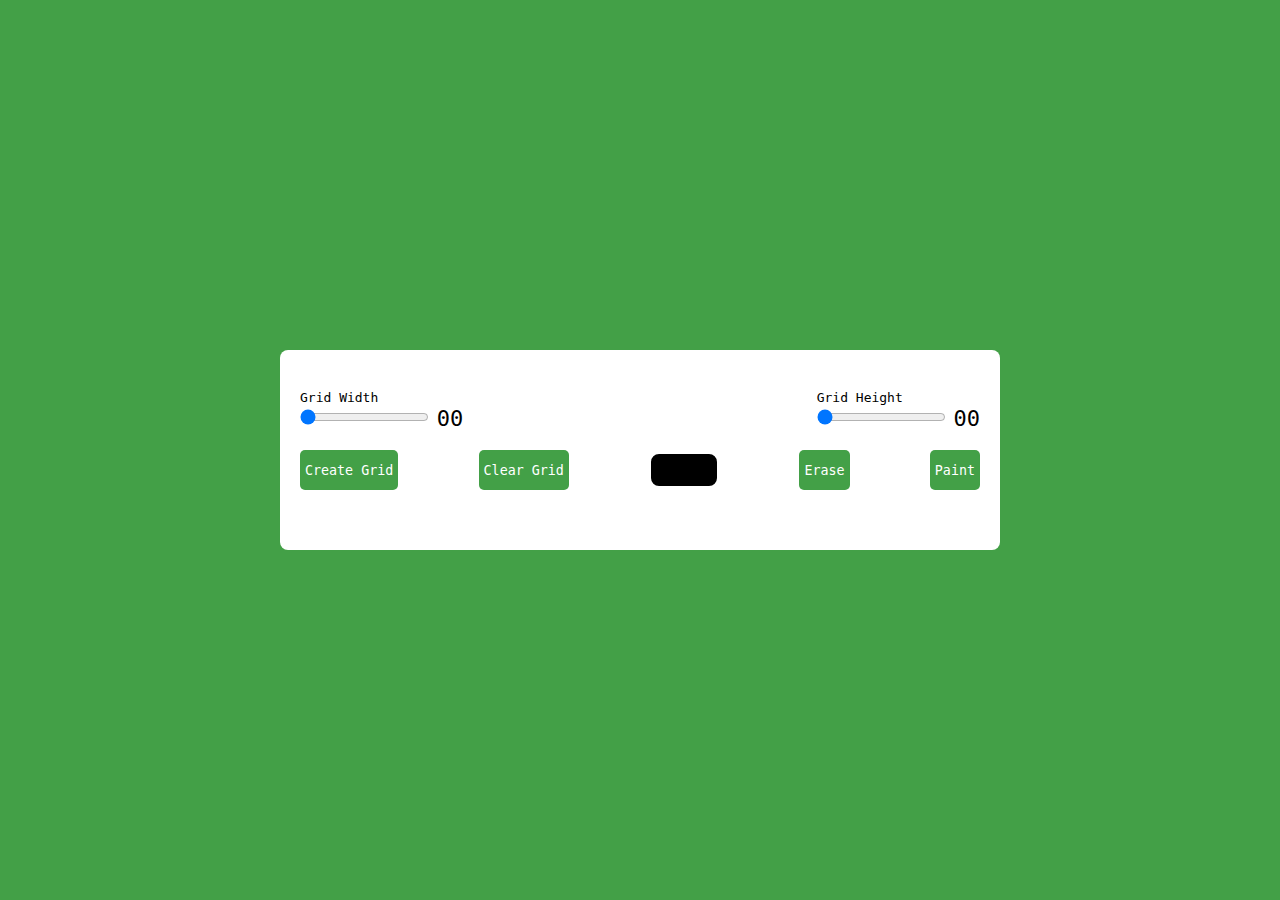
<file: Dia 1 - Pixel Art Generation/index.html>
<!DOCTYPE html>
<html lang="en">
<head>
    <meta charset="UTF-8">
    <meta name="viewport" content="width=device-width, initial-scale=1.0">
    <link rel="stylesheet" href="styles.css">
    <title>#1 Pixel Art Generator</title>
</head>
<body>

    <div class="wrapper">
        <div class="options">
            <div class="opt-wrapper">
                <div class="slider">
                    <label for="width-range">Grid Width</label>
                    <input type="range" id="width-range" min="1" max="35">
                    <span id="width-value">00</span>
                </div>

                <div class="slider">
                    <label for="height-range">Grid Height</label>
                    <input type="range" id="height-range" min="1" max="35">
                    <span id="height-value">00</span>
                </div>
            </div>

                <div class="opt-wrapper">
                    <button id="submit-grid">Create Grid</button>
                    <button id="clear-grid">Clear Grid</button>

                    <input type="color" id="color-input">

                    <button id="erase-btn">Erase</button>
                    <button id="paint-btn">Paint</button>
                </div>
        </div>

        <div class="container"></div>

    </div>


    <script src="./script.js"></script>
</body>
</html>
</file>
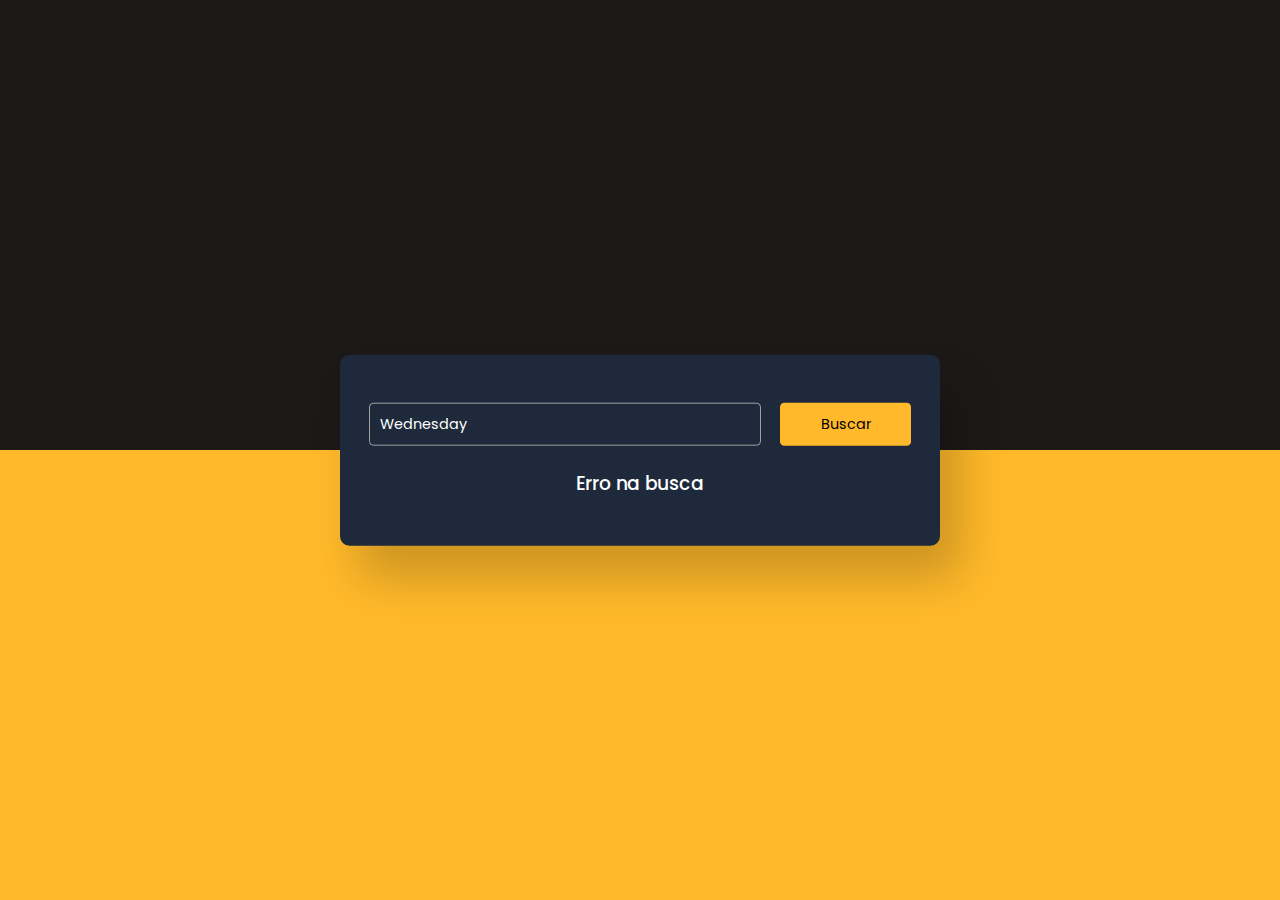
<file: Dia 11 - Movie Guide App/index.html>
<!DOCTYPE html>
<html lang="pt-BR">
<head>
    <meta charset="UTF-8">
    <meta name="viewport" content="width=device-width, initial-scale=1.0">
    <link rel="stylesheet" href="./style.css">
    <title>Dia 11 - Movie Guide App</title>
</head>
<body>

    <div class="container">
        <div class="search-container">
            <input type="text" id="movie-name" placeholder="Digite o nome do filme" value="Wednesday">

            <button id="search-btn">Buscar</button>
        </div>

        <div id="result"></div>

    </div>




<script src="./key.js"></script>
 <script src="./script.js"></script>
</body>
</html>
</file>
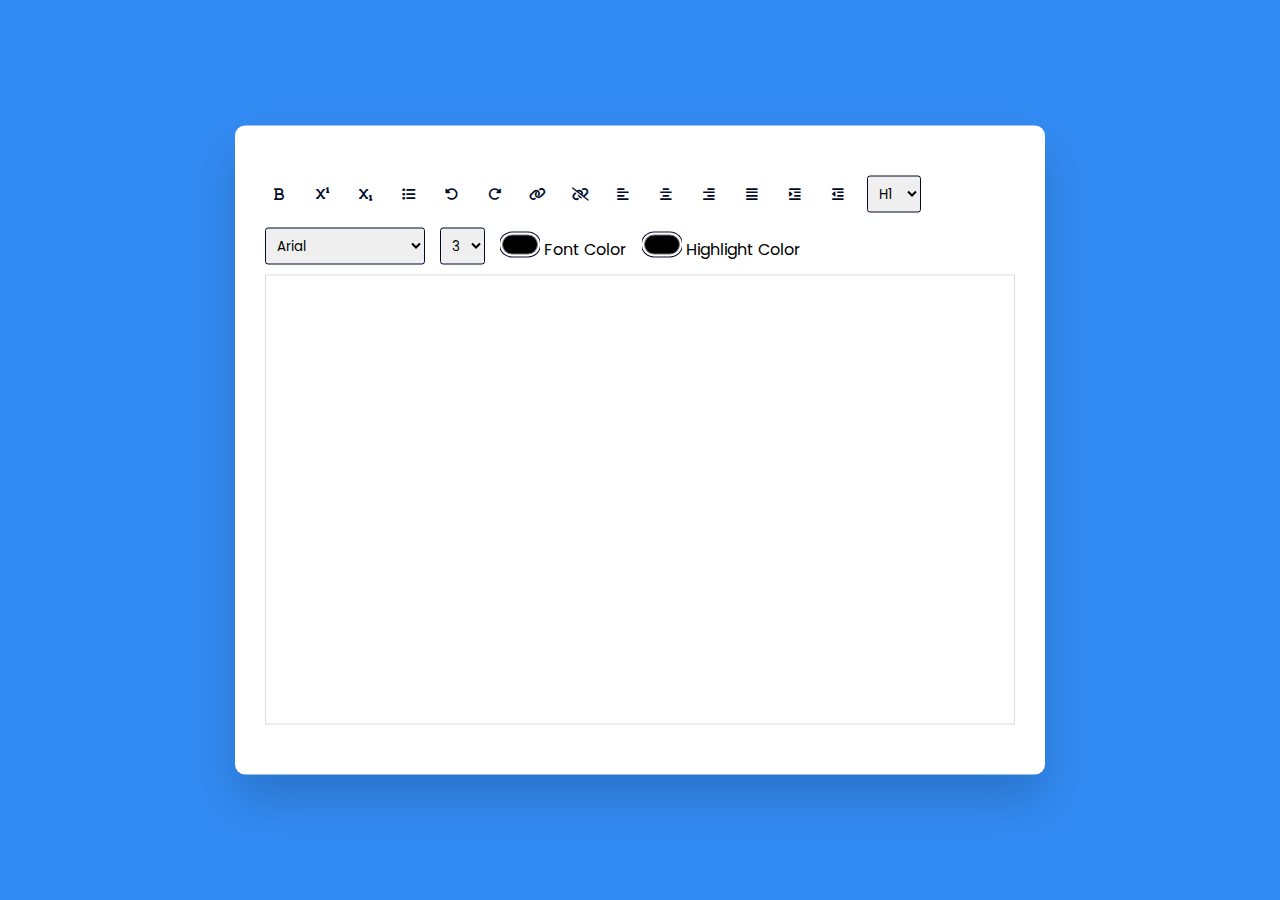
<file: Dia 2 - Text Editor/index.html>
<!DOCTYPE html>
<html lang="en">
<head>
    <meta charset="UTF-8">
    <meta name="viewport" content="width=device-width, initial-scale=1.0">
    <link rel="stylesheet" href="https://cdnjs.cloudflare.com/ajax/libs/font-awesome/6.2.1/css/all.min.css">
    <link rel="stylesheet" href="styles.css">
    <title>Text Editor</title>
</head>
<body>

    <div class="container">
        <div class="options">
            <button id="bold" class="option-button format">
                <i class="fa-solid fa-bold"></i>
            </button>

            <button id="superscript" class="option-button script">
                <i class="fa-solid fa-superscript"></i>
            </button>

            <button id="subscript" class="option-button script">
                <i class="fa-solid fa-subscript"></i>
            </button>

            <button id="insertUnorderedList" class="option-button">
                <i class="fa-solid fa-list"></i>
            </button>

            <button id="undo" class="option-button">
                <i class="fa-solid fa-rotate-left"></i>
            </button>

             <button id="redo" class="option-button">
                <i class="fa-solid fa-rotate-right"></i>
            </button>

             <button id="createLink" class="adv-option-button">
                <i class="fa fa-link"></i>
             </button>

             <button id="unlink" class="option-button">
                <i class="fa fa-unlink"></i>
             </button>

             <button id="justifyLeft" class="option-button align">
                <i class="fa-solid fa-align-left"></i>
             </button>

             <button id="justifyCenter" class="option-button align">
                <i class="fa-solid fa-align-center"></i>
             </button>

             <button id="justifyRight" class="option-button align">
                <i class="fa-solid fa-align-right"></i>
             </button>

             <button id="justifyFull" class="option-button align">
                <i class="fa-solid fa-align-justify"></i>
             </button>

             <button id="indent" class="option-button spacing">
                <i class="fa-solid fa-indent"></i>
             </button>

             <button id="outdent" class="option-button spacing">
                <i class="fa-solid fa-outdent"></i>
             </button>

             <select id="formatBlock" class="adv-option-button">
                <option value="H1">H1</option>
                <option value="H2">H2</option>
                <option value="H3">H3</option>
                <option value="H4">H4</option>
                <option value="H5">H5</option>
                <option value="H6">H6</option>
            </select>
            <select id="fontName" class="adv-option-button"></select>
            <select id="fontSize" class="adv-option-button"></select>
            

             <div class="input-wrapper">
                <input type="color" id="foreColor" class="adv-option-button">
                <label for="foreColor">Font Color</label>
             </div>

             <div class="input-wrapper">
                <input type="color" id="backColor" class="adv-option-button">
                <label for="backColor">Highlight Color</label>
             </div>

        </div>


        <div id="text-input" contenteditable="true"></div>
    </div>






    <script src="./scripts.js"></script>
</body>
</html>
</file>
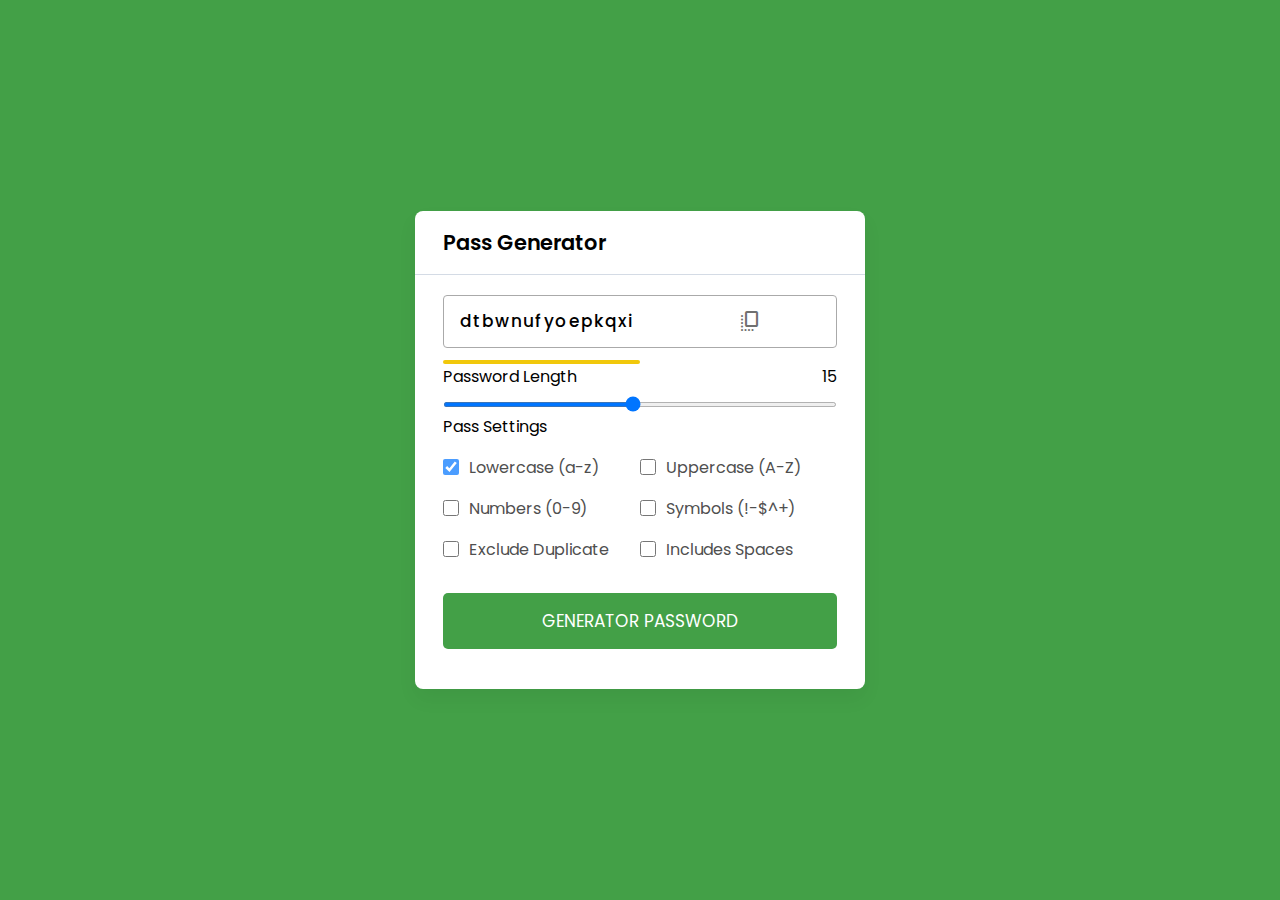
<file: Dia 3 - Generator Password/index.html>
<!DOCTYPE html>
<html lang="en">
<head>
    <meta charset="UTF-8">
    <meta name="viewport" content="width=device-width, initial-scale=1.0">
    <link href="https://fonts.googleapis.com/css2?family=Material+Symbols+Rounded" rel="stylesheet" />
    <link rel="stylesheet" href="styles.css">
    <title>Generator Password</title>
</head>
<body>
    <div class="container">
        <h2>Pass Generator</h2>
        <div class="wrapper">
            <div class="input-box">
                <input type="text" disabled>
                <span class="material-symbols-rounded">copy_all</span>
            </div>

            <div class="pass-indicator"></div>
                <div class="pass-length">
                    <div class="details">
                        <label class="title">Password Length</label>
                        <span></span>
                    </div>
                    <input type="range" min="1" max="30" value="15" step="1">
                </div>


                <div class="pass-settings">
                    <label class="title">Pass Settings</label>
                    <ul class="options">
                        <li class="option">
                            <input type="checkbox" id="lowercase" checked>
                            <label for="lowercase">Lowercase (a-z)</label>
                        </li>

                        <li class="option">
                            <input type="checkbox" id="uppercase">
                            <label for="uppercase">Uppercase (A-Z)</label>
                        </li>

                        <li class="option">
                            <input type="checkbox" id="numbers" >
                            <label for="numbers">Numbers (0-9)</label>
                        </li>

                        <li class="option">
                            <input type="checkbox" id="symbols">
                            <label for="symbols">Symbols (!-$^+)</label>
                        </li>

                        <li class="option">
                            <input type="checkbox" id="exc-duplicate" >
                            <label for="exc-duplicate">Exclude Duplicate</label>
                        </li>

                        <li class="option">
                            <input type="checkbox" id="spaces" >
                            <label for="spaces">Includes Spaces</label>
                        </li>
                    </ul>
                </div>
            

            <button class="generate-btn">Generator Password</button>
        </div>
    </div>





    <script src="./scripts.js"></script>
</body>
</html>
</file>
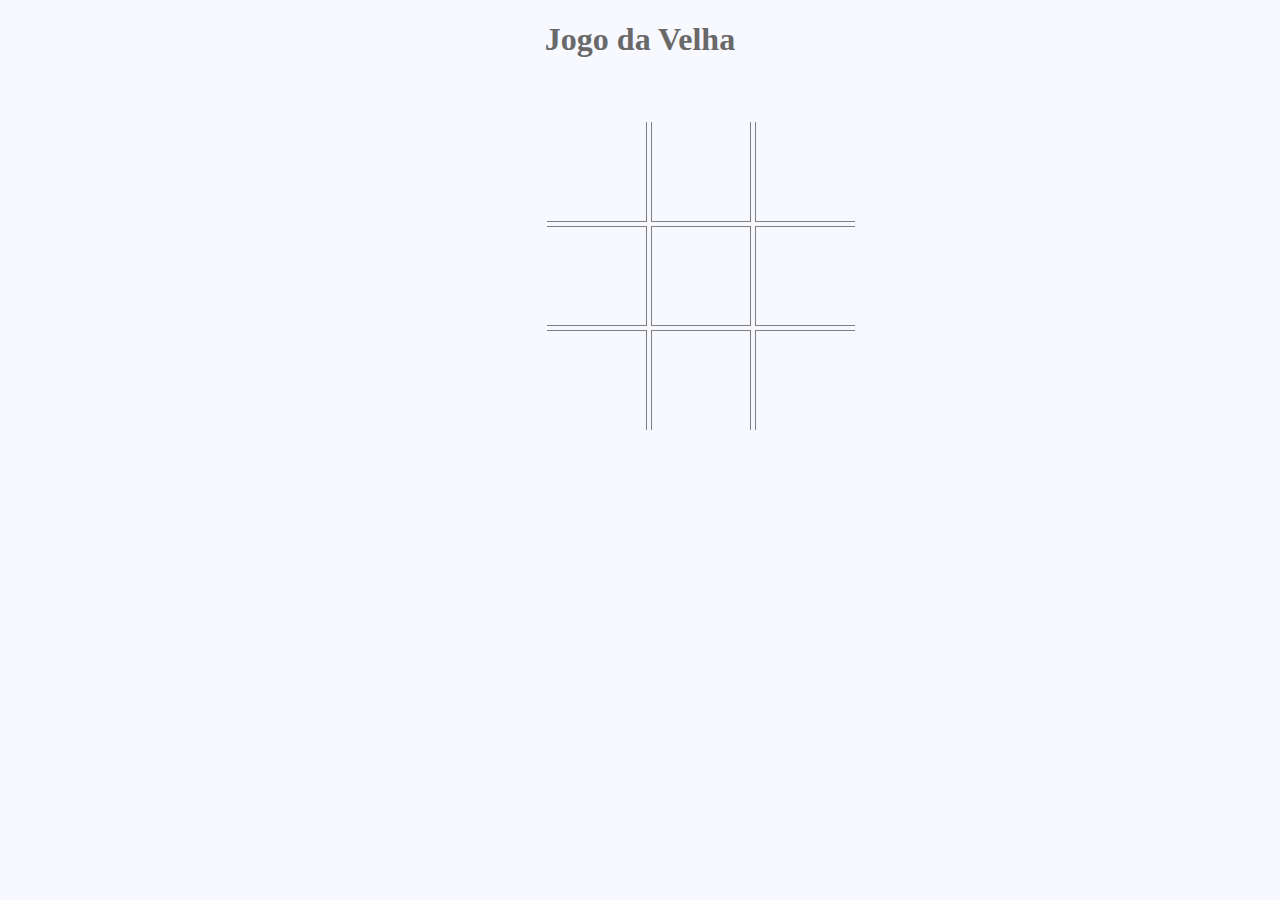
<file: Dia 6 - Jogo da Velha/index.html>
<!DOCTYPE html>
<html lang="pt-br">
<head>
    <meta charset="UTF-8">
    <meta name="viewport" content="width=device-width, initial-scale=1.0">
    <link rel="stylesheet" href="style.css">
    <title>Jogo Da Velha</title>
</head>
<body>
    
    <h1>Jogo da Velha</h1>
    
    <div id="container">
        <div class="block">
             <div id="box1" class="box top left">
                <span data-player="none" onclick="play(this)">&nbsp;</span>
             </div>

             <div id="box2" class="box top">
                <span data-player="none" onclick="play(this)">&nbsp;</span>
              </div>

             <div id="box3" class="box top right">
                <span data-player="none" onclick="play(this)">&nbsp;</span>
             </div>

             <div id="box4" class="box left">
                <span data-player="none" onclick="play(this)">&nbsp;</span>
             </div>

            <div id="box5" class="box">
                <span data-player="none" onclick="play(this)">&nbsp;</span>
              </div>

            <div id="box6" class="box right">
                <span data-player="none" onclick="play(this)">&nbsp;</span>
            </div>

            <div id="box7" class="box bottom left">
                <span data-player="none" onclick="play(this)">&nbsp;</span>
             </div>

            <div id="box8" class="box bottom">
                <span data-player="none" onclick="play(this)">&nbsp;</span>
              </div>

            <div id="box9" class="box bottom right">
                <span data-player="none" onclick="play(this)">&nbsp;</span>
            </div>
        </div>
    </div>



    <script src="./index.js"></script>
</body>
</html>
</file>
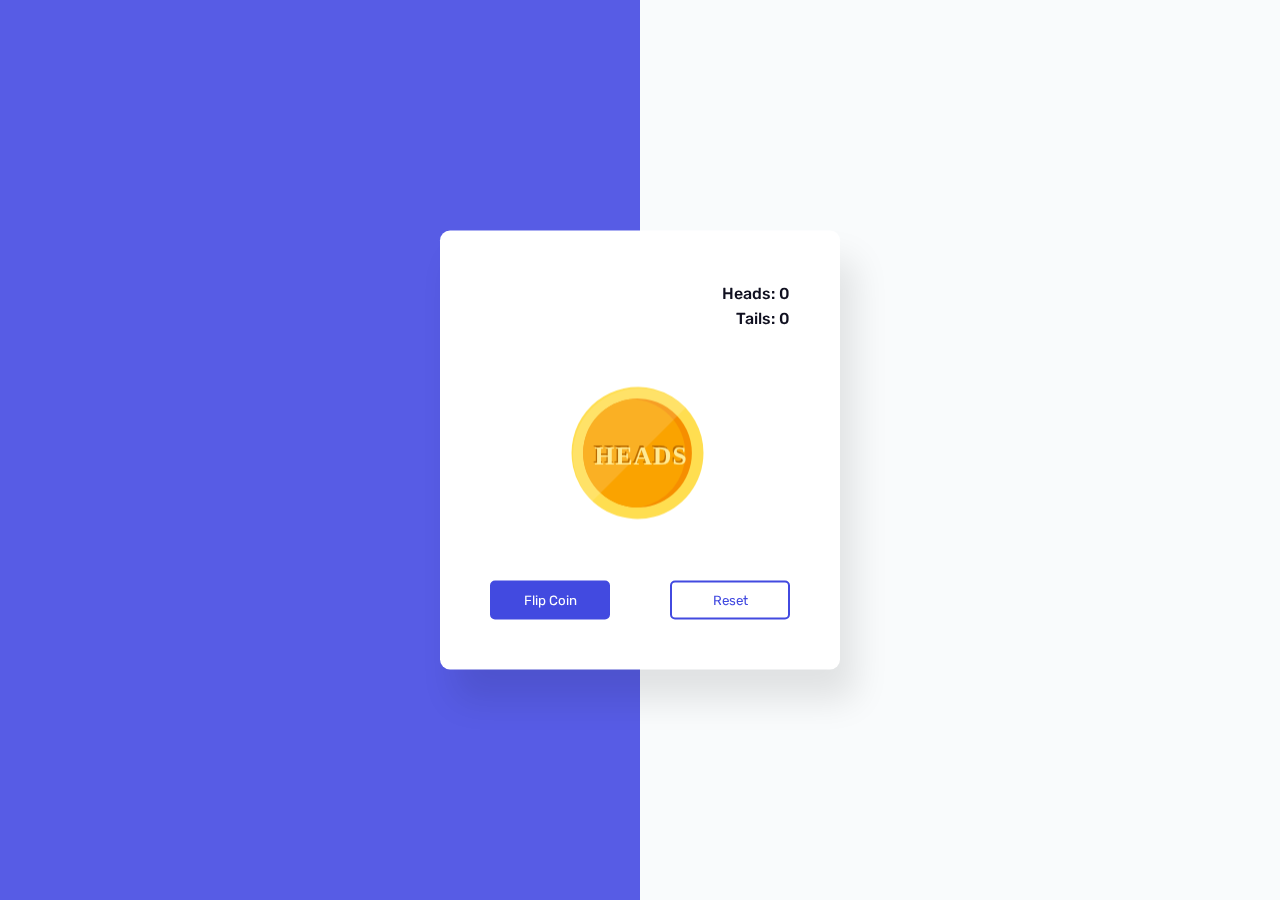
<file: Dia 7 - Flip coin game/index.html>
<!DOCTYPE html>
<html lang="pt-br">
<head>
    <meta charset="UTF-8">
    <meta name="viewport" content="width=device-width, initial-scale=1.0">
    <meta http-equiv="X-UA-Compatible" content="ie=edge">
    <link rel="stylesheet" href="./style.css">
    <title>Dia #7 - Flip a coin game </title>
</head>
<body>
    
    <div class="container">
        <div class="stats">
            <p id="heads-count">Heads: 0</p>
            <p id="tails-count">Tails: 0</p>
        </div>

        <div class="coin" id="coin">
            <div class="heads">
                <img src="./assets/heads.svg" alt="Heads">
            </div>
            <div class="tails">
                <img src="./assets/tails.svg" alt="Tails">
            </div>
            

        </div>
        <div class="buttons">
            <button id="flip-button">Flip Coin</button>
            <button id="reset-button">Reset</button>
        </div>
    </div>



    <script src="./script.js"></script>
</body>
</html>
</file>
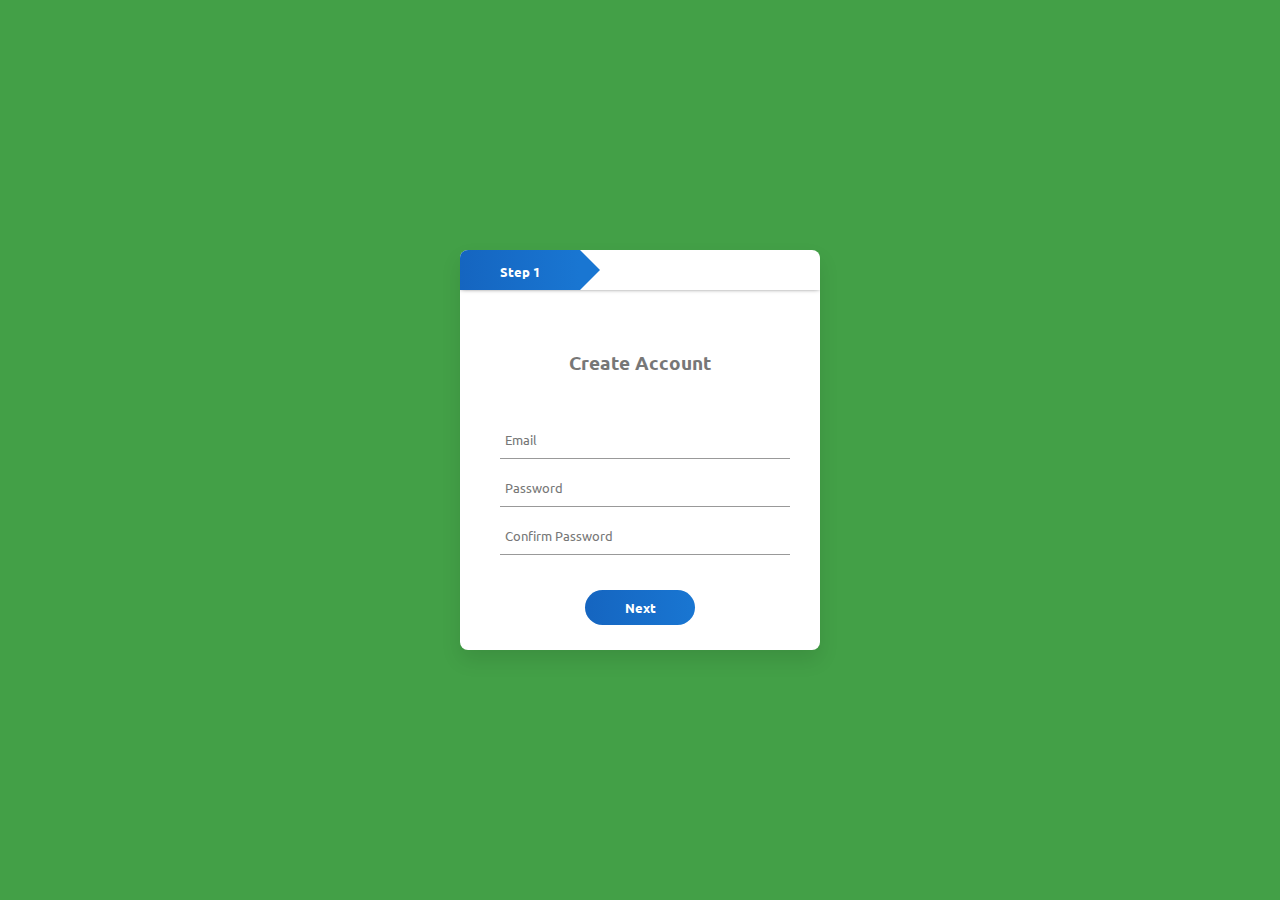
<file: Dia 8 - Multi step form/index.html>
<!DOCTYPE html>
<html lang="pt-br">
<head>
    <meta charset="UTF-8">
    <meta name="viewport" content="width=device-width, initial-scale=1.0">
    <link rel="stylesheet" href="./style.css">
    <title>Dia 8 - Multi Step Form </title>
</head>
<body>
    
    <div class="container">
        <form id="form1">
            <h3>Create Account</h3>
            <input type="text" placeholder="Email" required>
            <input type="password" placeholder="Password" required>
            <input type="password" placeholder="Confirm Password" required>

            <div class="btn-box">
                <button type="button" id="next1">Next</button>
            </div>


        </form>

        <form id="form2">
            <h3>Social Links</h3>
            <input type="text" placeholder="Instagram">
            <input type="text" placeholder="Git-Hub">
            <input type="text" placeholder="Twitter">

            <div class="btn-box">
                <button type="button" id="back1">Back</button>
                <button type="button" id="next2">Next</button>
            </div>


        </form>

        <form id="form3">
            <h3>Personal Info</h3>
            <input type="text" placeholder="First Name" required>
            <input type="text" placeholder="Last Name" required>
            <input type="text" placeholder="Phone Number" required>

            <div class="btn-box">
                <button type="button" id="back2">Back</button>
                <button type="button" id="next3">Submit</button>
            </div>


        </form>


        <div class="step-row">
            <div id="progress"></div>
                <div class="step-col"><small>Step 1</small></div>
                <div class="step-col"><small>Step 2</small></div>
                <div class="step-col"><small>Step 3</small></div>
        </div>







    </div>








    <script src="./script.js"></script>
</body>
</html>
</file>
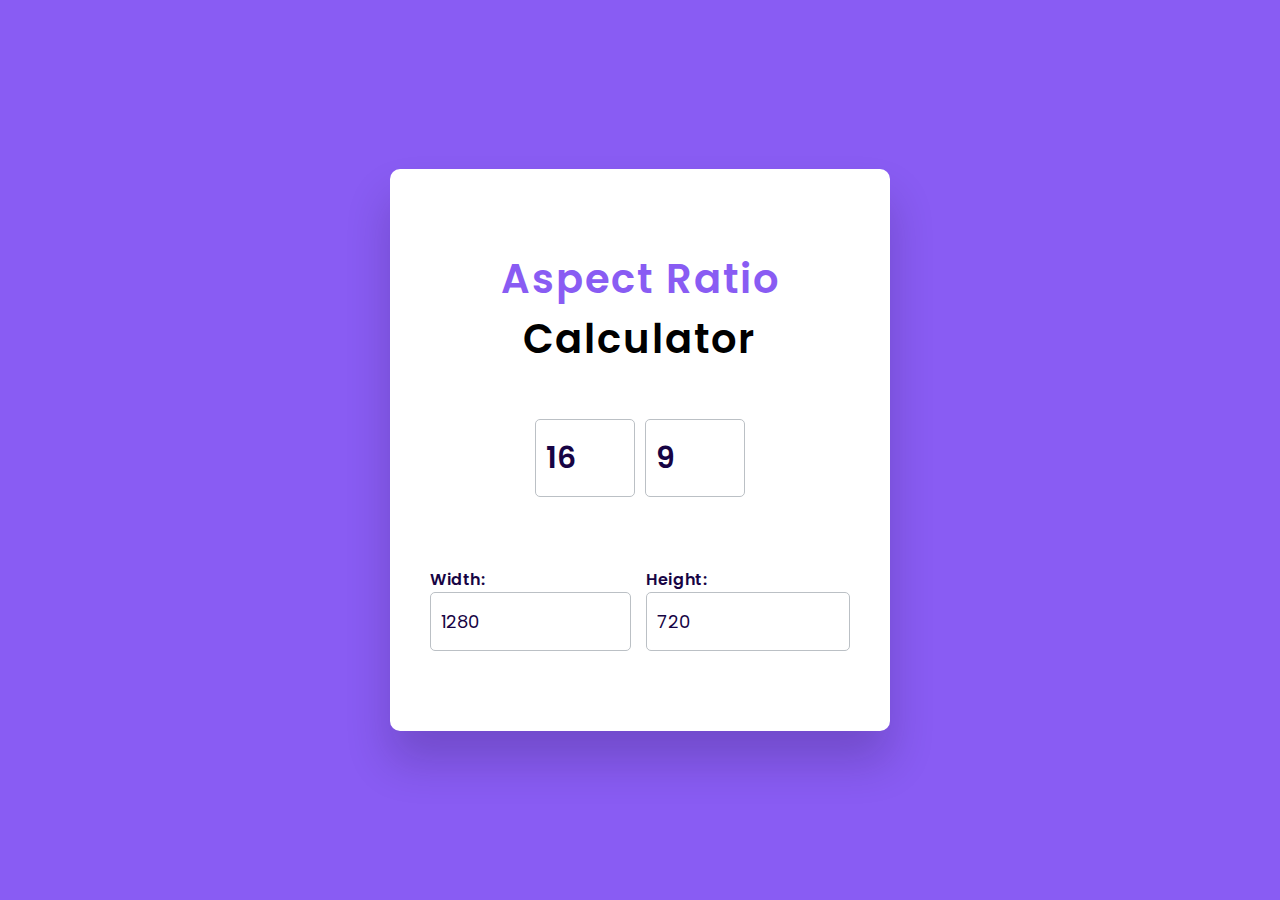
<file: Dia 9 - Aspect ratio calculator/index.html>
<!DOCTYPE html>
<html lang="pt-br">
<head>
    <meta charset="UTF-8">
    <meta name="viewport" content="width=device-width, initial-scale=1.0">
    <link rel="stylesheet" href="./style.css">
    <title>Dia 9 - Aspect Ratio Calculator</title>
</head>
<body>
    
    <div class="container">
        <h2>
            <span>Aspect Ratio </span>
            Calculator
        </h2>

        <div class="wrapper-1">
            <input type="number" id="ratio-width" value="16">
            <input type="number" id="ratio-height" value="9">
        </div>

        <div class="box">
            <div class="wrapper-2">
                <label for="width">Width:</label>
                <input type="number" id="width" value="1280">
            </div>

            <div class="wrapper-3">
                    <label for="height">Height:</label>
                    <input type="number" id="height" value="720">
            </div>

        </div>

        
    </div>




    <script src="./script.js"></script>
</body>
</html>
</file>
<file: Dia 1 - Pixel Art Generation/styles.css>
* {
    padding: 0;
    margin: 0;
    box-sizing: border-box;
    font-family: monospace;
}

body {
    background-color: #43a047;
}

.wrapper {
    background-color: #fff;
    width: 80vmin;
    position: absolute;
    transform: translate(-50%, -50%);
    top: 50%;
    left: 50%;
    padding: 40px 20px;
    border-radius: 8px;
}

label {
    display: block;
}

span {
    position: relative;
    font-size: 22px;
    bottom: -1px;
}

.opt-wrapper {
    display: flex;
    justify-content: space-between;
    margin-bottom: 20px;
    gap: 10px;
}

button {
    background-color: #43a047;
    border: none;
    border-radius: 5px;
    padding: 5px;
    color: #fff;
}

input[type="color"] {
    -webkit-appearance: none;
    -moz-appearance: none;
    appearance: none;
    background-color: transparent;
    width: 70px;
    height: 40px;
    border: none;
    cursor: pointer;
}

input[type="color"]::-webkit-color-swatch {
    border-radius: 8px;
    border: 4px solid #000;

}

input[type="color"]::-moz-color-swatch {
    border-radius: 8px;
    border: 4px solid #000;

}

.gridCol {
    height: 1em;
    width: 1em;
    border: 1px solid #ddd;
}

.gridRow {
    display: flex;
}

@media only screen and (max-width: 768px) {
    .gridCol {
        height: 0.8em;
        width: 0.8em;
    }
}
</file>
<file: Dia 11 - Movie Guide App/style.css>
@import url('https://fonts.googleapis.com/css2?family=Poppins:ital,wght@0,100;0,200;0,300;0,400;0,500;0,600;0,700;0,800;0,900;1,100;1,200;1,300;1,400;1,500;1,600;1,700;1,800;1,900&display=swap');


* {
    margin: 0;
    padding: 0;
    box-sizing: border-box;
    font-family: 'Poppins', sans-serif;
}


body {
    height: 100vh;
    background: linear-gradient(#1c1917 50%, #ffb92a 50%);
}


.container {
    font-size: 16px;
    width: 90vw;
    max-width: 37.5em;
    padding: 3em 1.8em;
    background-color: #1e293b;
    position: absolute;
    transform: translate(-50%, -50%);
    top: 50%;
    left: 50%;
    border-radius: 0.6em;
    box-shadow: 1.2em 2em 3em rgba(0, 0, 0, 0.2);
}


.search-container {
    display: grid;
    grid-template-columns: 9fr 3fr;
    gap: 1.2em;
}


.search-container input, .search-container button {
    font-size: 0.9em;
    outline: none;
    border-radius: 0.3em;
}


.search-container input {
    background-color: transparent;
    border: 1px solid #a0a0a0;
    color: #fff;
    padding: 0.7em;
}


.search-container input:focus {
    border-color: #fff;
}


.search-container button {
    background-color: #ffb92a;
    border: none;
    cursor: pointer;
}


#result {
    color: #fff;
}


.info {
    position: relative;
    display: grid;
    grid-template-columns: 4fr 8fr;
    margin-top: 1.2em;
}


.poster {
    width: 100%;
    
}


h2 {
    text-align: center;
    font-size: 1.5em;
    font-weight: 600;
    letter-spacing: 0.06em;
}


.rating {
    display: flex;
    align-items: center;
    justify-content: center;
    gap: 0.6em;
    margin: 0.6em 0 0.9em 0;
}


.rating img {
    width: 1.2em;
}


.rating h4 {
    display: inline-block;
    font-size: 1.1em;
    font-weight: 500;
}


.details {
    display: flex;
    font-size: 0.95em;
    gap: 1em;
    justify-content: center;
    color: #a0a0a0;
    margin: 0.6em 0;
    font-weight: 300;
}


.genre {
    display: flex;
    justify-content: space-around;
}


.genre div {
    border: 1px solid #a0a0a0;
    font-size: 0.75em;
    padding: 0.4em 1.6em;
    border-radius: 0.4em;
    font-weight: 300;
}


h3 {
    font-weight: 500;
    margin-top: 1.2em;
}


p {
    font-size: 0.9em;
    font-weight: 300;
    line-height: 1.8em;
    text-align: justify;
    color: #a0a0a0;
}


.msg {
    text-align: center;
}


@media screen and (max-width: 600px) {
    .container{
        font-size: 14px;
    }

    .poster {
        margin: auto;
        width: auto;
        max-height: 10.8em;
    }

    .info {
        grid-template-columns: 1fr;
    }

    
}
</file>
<file: Dia 2 - Text Editor/styles.css>
@import url('https://fonts.googleapis.com/css2?family=Poppins:ital,wght@0,100;0,200;0,300;0,400;0,500;0,600;0,700;0,800;0,900;1,100;1,200;1,300;1,400;1,500;1,600;1,700;1,800;1,900&display=swap');

* {
    padding: 0;
    margin: 0;
    box-sizing: border-box;
}

body {
    background-color: #338cf4;
}

.container {
    background-color: #fff;
    width: 90vmin;
    padding: 50px 30px;
    position: absolute;
    transform: translate(-50%, -50%);
    left: 50%;
    top: 50%;
    border-radius: 10px;
    box-shadow: 0 25px 50px rgba(7, 20, 35, 0.2);
}

.options {
    display: flex;
    flex-wrap: wrap;
    align-items: center;
    gap: 15px;
}

button {
    width: 28px;
    height: 28px;
    display: grid;
    place-items: center;
    border-radius: 3px;
    border: none;
    background-color: #fff;
    outline: none;
    color: #020929;
    cursor: pointer;
}

select {
    padding: 7px;
    border: 1px solid #020929;
    border-radius: 3px;
    cursor: pointer;
}

.options label , 
.options select {
    font-family: 'Poppins', sans-serif;
}

input[type="color"] {
    -webkit-appearance: none;
    -moz-appearance: none;
    appearance: none;
    background-color: transparent;
    width: 40px;
    height: 28px;
    border: none;
    cursor: pointer;
}


input[type="color"]::-webkit-color-swatch {
    border-radius: 15px;
    box-shadow: 0 0 0 2px #fff, 0 0 0 3px #020929;
}

input[type="color"]::-moz-color-swatch {
    border-radius: 15px;
    box-shadow: 0 0 0 2px #fff, 0 0 0 3px #020929;
}

#text-input {
    margin-top: 10px;
    border: 1px solid #ddd;
    padding: 20px;
    height: 50vh;
}

.active {
    background-color: #e0e9ff;
}
</file>
<file: Dia 3 - Generator Password/styles.css>
@import url('https://fonts.googleapis.com/css2?family=Poppins:ital,wght@0,100;0,200;0,300;0,400;0,500;0,600;0,700;0,800;0,900;1,100;1,200;1,300;1,400;1,500;1,600;1,700;1,800;1,900&display=swap');


* {
    margin: 0;
    padding: 0;
    box-sizing: border-box;
    font-family: 'Poppins', sans-serif;
}

body {
    display: flex;
    align-items: center;
    justify-content: center;
    min-height: 100vh;
    background: #43A047;
}

.container {
    width: 450px;
    background: #fff;
    border-radius: 8px;
    box-shadow: 0 10px 20px rgba(0, 0, 0, 0.05);
}

.container h2 {
    font-weight: 600;
    font-size: 1.31rem;
    padding: 1rem 1.75rem;
    border-bottom: 1px solid #d4dbe5;
}

.wrapper {
    margin: 1.25rem 1.75rem;
}

.wrapper input-box {
    position: relative;
}


.input-box input {
    width: 100%;
    height: 53px;
    color: #000;
    background: none;
    font-size: 1.06rem;
    font-weight: 500;
    border-radius: 4px;
    letter-spacing: 1.4px;
    border: 1px solid #aaa;
    padding: 0 2.85rem 0 1rem;
}


.input-box span {
    position: absolute;
    right: 40.5%;
    cursor: pointer;
    line-height: 53px;
    color: #707070;
}

.input-box span:hover {
    color: #43A047 !important;
}


.wrapper .pass-indicator {
    width: 100%;
    height: 4px;
    position: relative;
    margin-top: 0.75rem;
    border-radius: 25px;
}


.pass-indicator::before {
    position: absolute;
    content: "";
    height: 100%;
    width: 50%;
    border-radius: inherit;
    transition: width 0.3s ease;
}

.pass-indicator#weak::before {
    width: 20%;
    background: #e64a4a;
}

.pass-indicator#medium::before {
    width: 50%;
    background: #f1c80b;
}

.pass-indicator#strong::before {
    width: 100%;
    background: #43A047;
}

.wrapper .pass-length {
    margin: 1.56 0 1.25rem;
}

.pass-length .details {
    display: flex;
    justify-content: space-between;
}


.pass-length input {
    width: 100%;
    height: 5px;
}


.pass-settings .options {
    display: flex;
    list-style: none;
    flex-wrap: wrap;
    margin-top: 1rem;
}


.pass-settings .options .option {
    display: flex;
    align-items: center;
    margin-bottom: 1rem;
    width: calc(100% / 2);
}


.options .option:first-child {
    pointer-events: none;
}

.options .option:first-child input {
    opacity: 0.7;
}

.options .option input {
    height: 16px;
    width: 16px;
    cursor: pointer;
}


.options .option label {
    cursor: pointer;
    color: #4f4f4f;
    padding-left: 0.63rem;
}


.wrapper .generate-btn {
    width: 100%;
    color: #fff;
    border: none;
    outline: none;
    cursor: pointer;
    background: #43A047;
    font-size: 1.06rem;
    padding: 0.94rem 0;
    border-radius: 5px;
    text-transform: uppercase;
    margin: 0.94rem 0 1.3rem;
}
</file>
<file: Dia 6 - Jogo da Velha/style.css>
body {
    background: ghostwhite;
    color: dimgray;
    font-family: serif;
    text-align: center;
}

h1 {
    font-size: 2rem;
}

#container {
    margin: 5% auto;
    border-radius: 5px;
    text-align: center;
}

.box {
    display: inline-block;
    border: 1px solid gray;
    width: 100px;
    height: 100px;
    text-align: center;
    box-sizing: border-box;
    padding: 0;
}


span {
    position: absolute;
    font-size: 75px;
    font-family: sans-serif;
    text-align: center;
    height: 75px;
    width: 75px;
    padding: 0;
    margin: 5px;
    margin-left: -35px;
}


.top {
    border-top: none;
}


.bottom {
    border-bottom: none;
}


.left {
    border-left: none;
}


.right {
    border-right: none;
}


.alert {
    height: 75px;
    width: 125px;
    display: inline-block;
    background: ghostwhite;
    position: relative;
    z-index: 10;
    margin-top: -50%;
    border-radius: 20px;
    box-shadow: 0 0 75px 2px dimgray;
    animation: larger 0.5s;
    animation-fill-mode: forwards;
    box-sizing: content-box;
    padding: 30px;
    bottom: 50px;
    top: 0;
}


button {
    background: dimgray;
    border-radius: 2px;
    color: ghostwhite;
    border: none;
    outline: none;
}


button:focus {
    background: silver;
}


.activeBox {
    background: silver;
}


@keyframes larger {
    from {
        height: 75px;
        width: 125px;
    }

    to {
        height: 100px;
        width: 250px;
    }
}

@media (min-width: 600px) {
    .block {
        width: 350px;
        height: 150px;
        margin-left: 41%;
        
    }
}
</file>
<file: Dia 7 - Flip coin game/style.css>
@import url('https://fonts.googleapis.com/css2?family=Rubik:ital,wght@0,300..900;1,300..900&display=swap');

* {
    margin: 0;
    padding: 0;
    box-sizing: border-box;
    font-family: 'Rubik', sans-serif;
}

body {
    height: 100%;
    background: linear-gradient(to right, #575ce5 50%, #f9fbfc 50%)fixed;
}

.container {
    background: #fff;
    width: 400px;
    padding: 50px;
    position: absolute;
    transform: translate(-50%, -50%);
    top: 50%;
    left: 50%;
    box-shadow: 15px 30px 35px rgba(0, 0, 0, 0.1);
    border-radius: 10px;
    -webkit-perspective: 300px;
    perspective: 300px;
}


.stats {
    text-align: right;
    color: #101020;
    font-weight: 500;
    line-height: 25px;   
}


.coin {
    height: 150px;
    width: 150px;
    position: relative;
    margin: 50px auto;
    -webkit-transform-style: preserve-3d;
    transform-style: preserve-3d;
}


.tails {
    transform: rotateX(180deg);
}


.buttons{
    display: flex;
    justify-content: space-between;
}

.coin img {
    width: 145px;
}

.heads, .tails{
    position: absolute;
    width: 100%;
    height: 100%;
    backface-visibility: hidden;
    -webkit-backface-visibility: hidden;
}

button{
    width: 120px;
    padding: 10px 0;
    border: 2.5px solid #424ae0;
    border-radius: 5px;
    cursor: pointer;
}



#flip-button {
    background: #424ae0;
    color: #fff;
}


#flip-button:disabled {
    background-color: #e1e0ee;
    color: #101020;
    border-color: #e1e0ee;
}


#reset-button {
    background: #fff;
    color: #424ae0;
}


@keyframes spin-tails {
    0% {
        transform: rotateX(0);
    }
    100% {
        transform: rotateX(1980deg);
    }
}


@keyframes spin-heads {
    0% {
        transform: rotateX(0);
    }
    100% {
        transform: rotateX(2160deg);
    }
}
</file>
<file: Dia 8 - Multi step form/style.css>
@import url('https://fonts.googleapis.com/css2?family=Ubuntu:ital,wght@0,300;0,400;0,500;0,700;1,300;1,400;1,500;1,700&display=swap');


* {
    margin: 0;
    padding: 0;
    font-family: 'Ubuntu';
}

body {
    background: #43a047;
    display: flex;
    align-items: center;
    justify-content: center;
    min-height: 100vh;
}


.container {
    width: 360px;
    height: 400px;
    margin: 8% auto;
    background: #fff;
    border-radius: 8px;
    position: relative;
    overflow: hidden;
    box-shadow: 0 10px 20px rgba(0, 0, 0, 0.1);
}


h3 {
    text-align: center;
    margin-bottom: 40px;
    color: #777;
}


.container form {
    width: 280px;
    position: absolute;
    top: 100px;
    left: 40px;
    transition: 0.5s;
}


form input {
    width: 100%;
    padding: 10px 5px;
    margin: 5px 0;
    border: 0;
    border-bottom: 1px solid #999;
    outline: none;
    background: transparent;
}


::placeholder {
    color: #777;
}


.btn-box {
    width: 100%;
    margin: 30px auto;
    text-align: center;
}


form button {
    width: 110px;
    height: 35px;
    margin: 0 10px;
    background: linear-gradient(to right, #1565c0, #1976d2 );
    border-radius: 30px;
    border: 0;
    outline: none;
    color: #fff;
    cursor: pointer;
    font-weight: 700;
    font-size: 0.8em;
}


#form2 {
    left: 450px;
}


#form3 {
    left: 450px;
}


.step-row {
    width: 360px;
    height: 40px;
    margin: 0 auto;
    display: flex;
    align-items: center;
    box-shadow: 0 -1px 5px -1px #000;
    position: relative;
}


.step-col {
    width: 120px;
    text-align: center;
    color: #333;
    position: relative;
}


#progress {
    position: absolute;
    height: 100%;
    width: 120px;
    background: linear-gradient(to right, #1565c0, #1976d2 );
}


small {
    color: #fff;
    font-weight: 700;
    font-size: 0.8em;
}


#progress::after {
    content: '';
    height: 0;
    width: 0;
    border-top: 20px solid transparent;
    border-bottom: 20px solid transparent;
    position: absolute;
    right: -20px;
    top: 0;
    border-left: 20px solid #1976d2;
}
</file>
<file: Dia 9 - Aspect ratio calculator/style.css>
@import url('https://fonts.googleapis.com/css2?family=Poppins:ital,wght@0,100;0,200;0,300;0,400;0,500;0,600;0,700;0,800;0,900;1,100;1,200;1,300;1,400;1,500;1,600;1,700;1,800;1,900&display=swap');



* {
    margin: 0;
    padding: 0;
    box-sizing: border-box;
    font-family: 'Poppins', sans-serif;
}


body {
    background-color: #895cf3;
}


.container {
    width: 500px;
    background: #fff;
    padding: 80px 40px;
    position: absolute;
    transform: translate(-50%, -50%);
    top: 50%;
    left: 50%;
    border-radius: 10px;
    box-shadow: 0 30px 45px rgba(18, 8, 39, 0.2);
}


h2 {
    text-align: center;
    font-size: 40px;
    font-weight: 600;
    letter-spacing: 2px;
}


h2 span {
    color: #895cf3;
}


.wrapper-1 {
    display: flex;
    align-items: center;
    justify-content: center;
    margin: 50px 0 70px 0;
    gap: 10px;
}


.wrapper-1 input {
    width: 100px;
    font-size: 30px;
    font-weight: 600;
}


input {
    padding: 15px 10px;
    border: 1px solid #bbc0c5;
    border-radius: 5px;
    color: #170444;
    outline: none;
}


input:focus {
    border: 2px solid #895cf3;
}


label {
    color: #170444;
    font-weight: 600;
    letter-spacing: 0.6px;
}


.box {
    display: flex;
    justify-content: space-between;
    gap: 15px;
}


.wrapper-2 input, .wrapper-3 input {
    width: 100%;
    font-size: 18px;
}
</file>
